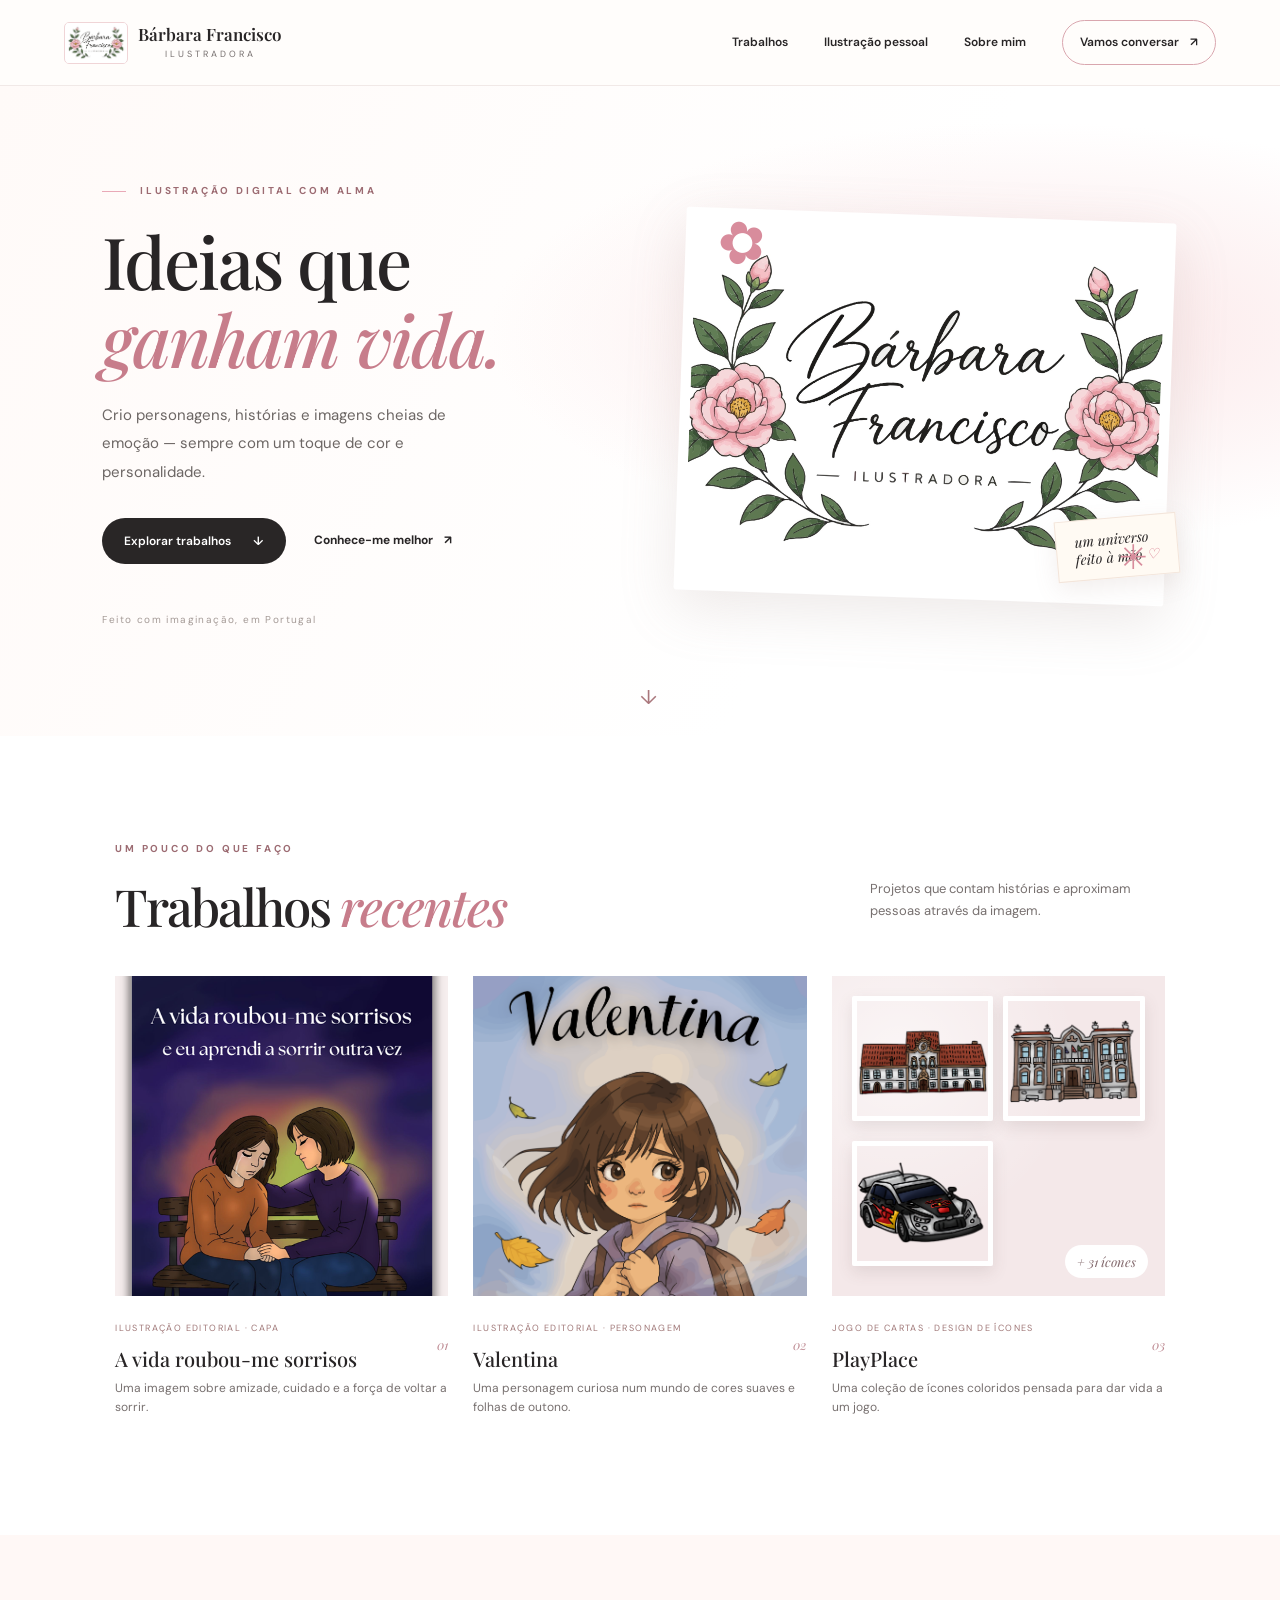
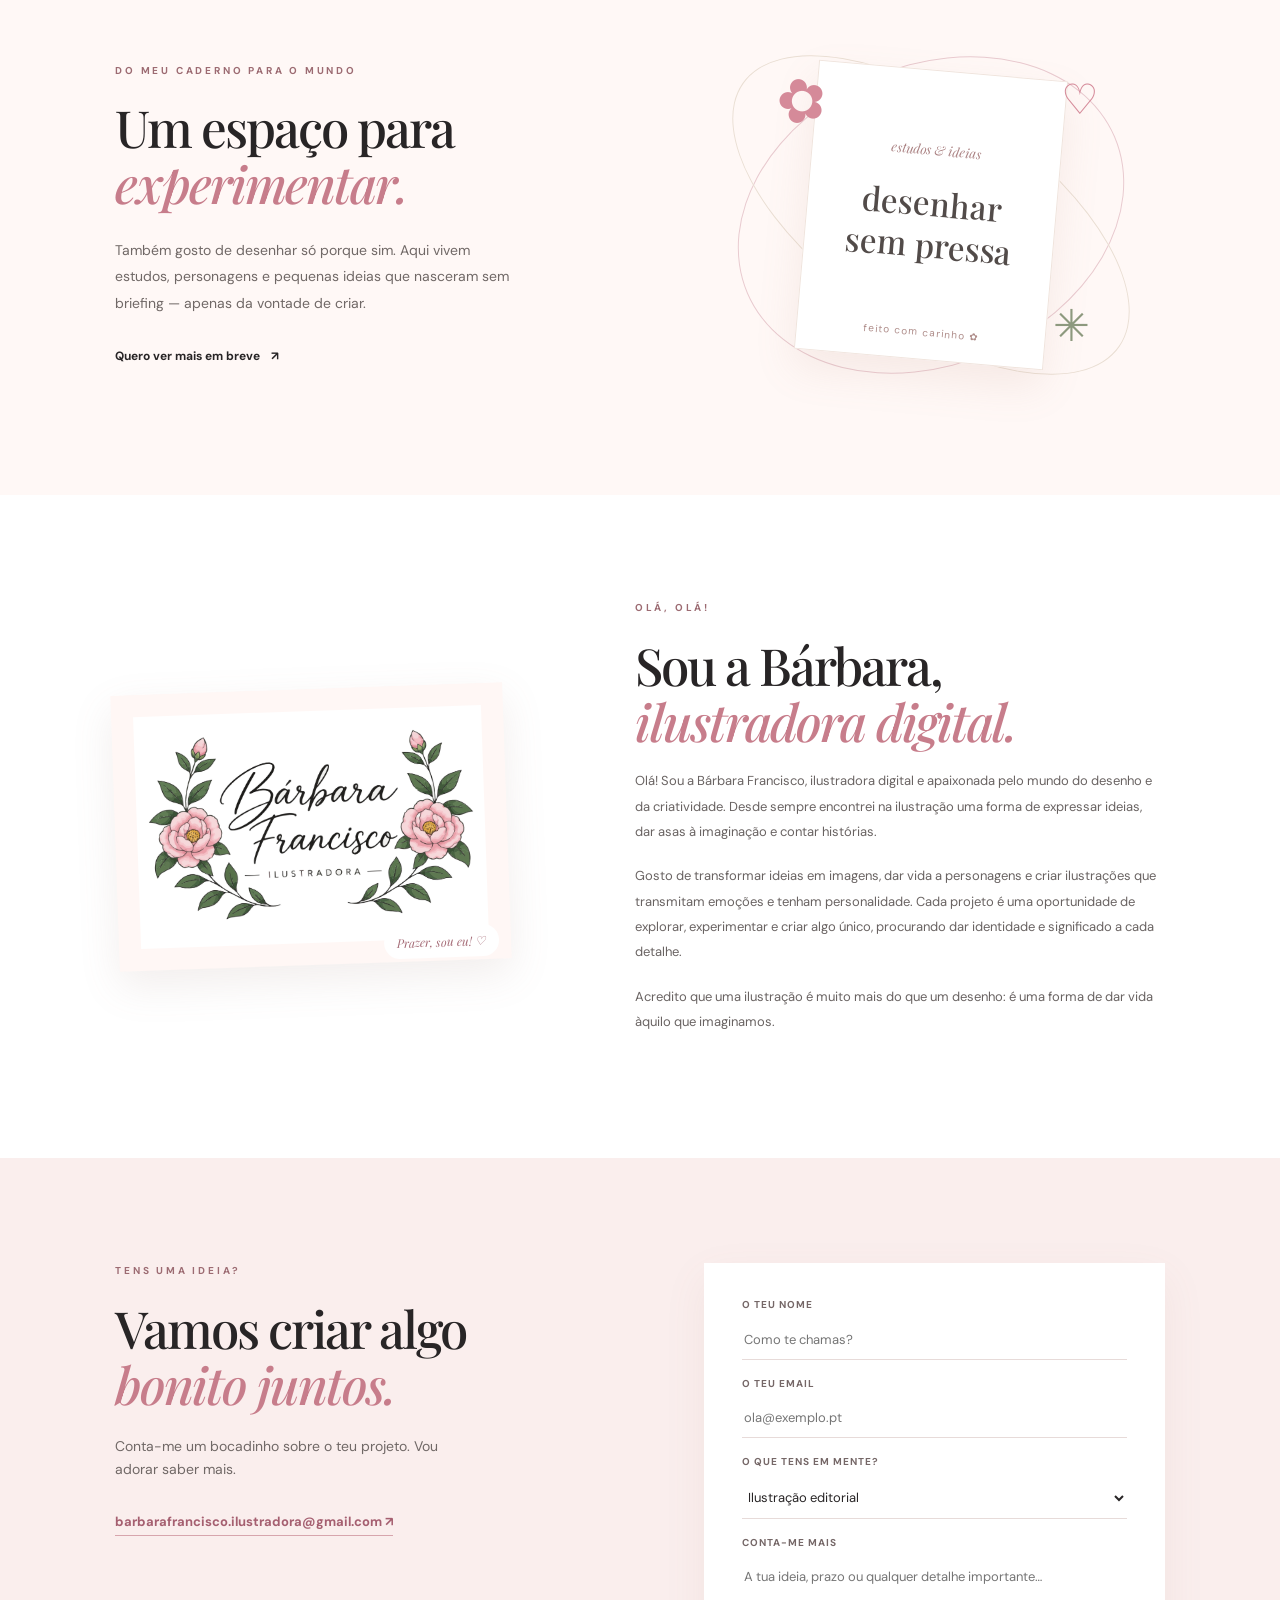
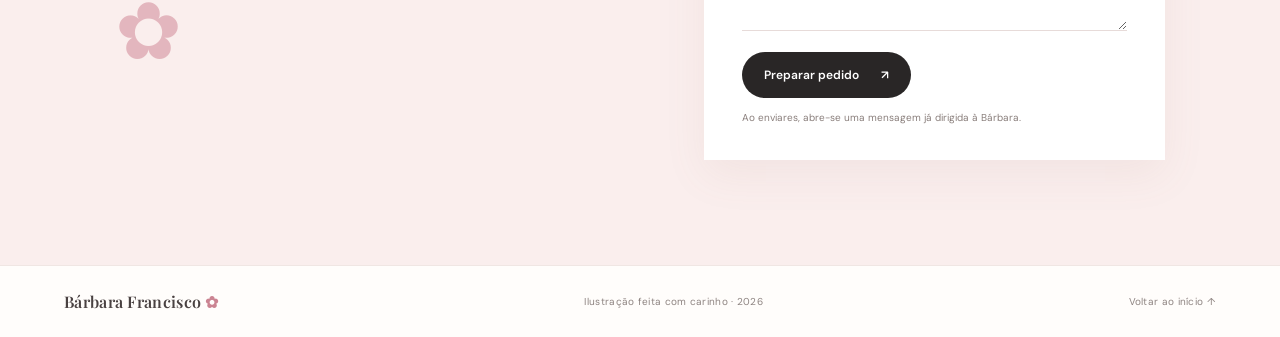
<file: index.html>
<!doctype html>
<html lang="pt-PT">
<head>
  <meta charset="utf-8">
  <meta name="viewport" content="width=device-width, initial-scale=1">
  <meta name="theme-color" content="#fff6f5">
  <meta name="description" content="Portefólio de Bárbara Francisco, ilustradora digital. Ilustração editorial, personagens e projetos visuais feitos com personalidade.">
  <meta name="robots" content="index,follow">
  <link rel="canonical" href="https://barbarafrancisco2007-wq.github.io/portfolio-barbara-francisco/">
  <meta property="og:title" content="Bárbara Francisco — Ilustradora">
  <meta property="og:description" content="Portefólio de Bárbara Francisco, ilustradora digital.">
  <meta property="og:image" content="https://barbarafrancisco2007-wq.github.io/portfolio-barbara-francisco/capa-vida.png">
  <title>Bárbara Francisco — Ilustradora</title>
  <link rel="preconnect" href="https://fonts.googleapis.com">
  <link rel="preconnect" href="https://fonts.gstatic.com" crossorigin>
  <link href="https://fonts.googleapis.com/css2?family=DM+Sans:wght@400;500;600;700&family=Playfair+Display:ital,wght@0,500;0,600;0,700;1,500&display=swap" rel="stylesheet">
  <link rel="stylesheet" href="styles.css">
</head>
<body>
  <header class="site-header">
    <a class="brand" href="#inicio" aria-label="Bárbara Francisco, início"><img class="brand-logo" src="logo-barbara.png" alt=""><span>Bárbara Francisco<small>ilustradora</small></span></a>
    <button class="menu-toggle" aria-label="Abrir menu" aria-expanded="false">☰</button>
    <nav class="nav" aria-label="Navegação principal">
      <a href="#trabalhos">Trabalhos</a><a href="#pessoal">Ilustração pessoal</a><a href="#sobre">Sobre mim</a><a class="nav-cta" href="#contacto">Vamos conversar <span>↗</span></a>
    </nav>
  </header>
  <main>
    <section class="hero" id="inicio">
      <div class="hero-copy">
        <p class="eyebrow"><span></span> Ilustração digital com alma</p>
        <h1>Ideias que<br><em>ganham vida.</em></h1>
        <p class="hero-text">Crio personagens, histórias e imagens cheias de emoção — sempre com um toque de cor e personalidade.</p>
        <div class="hero-actions"><a class="button button-dark" href="#trabalhos">Explorar trabalhos <span>↓</span></a><a class="text-link" href="#sobre">Conhece-me melhor <span>↗</span></a></div>
        <span class="hero-note">Feito com imaginação, em Portugal</span>
      </div>
      <div class="hero-art"><div class="hero-frame"><img src="logo-barbara.png" alt="Logótipo de Bárbara Francisco, com flores cor-de-rosa e folhagem verde"></div><span class="scribble scribble-one">✿</span><span class="scribble scribble-two">✳</span><div class="art-caption">um universo<br>feito à mão <span>♡</span></div></div>
      <a class="scroll-cue" href="#trabalhos" aria-label="Descer para trabalhos">↓</a>
    </section>
    <section class="work-section section-pad" id="trabalhos">
      <div class="section-heading"><div><p class="eyebrow">Um pouco do que faço</p><h2>Trabalhos <em>recentes</em></h2></div><p>Projetos que contam histórias e aproximam pessoas através da imagem.</p></div>
      <div class="project-grid">
        <article class="project-card project-tall"><a class="project-image" href="capa-vida.png" target="_blank" aria-label="Ver imagem da capa A vida roubou-me sorrisos"><img src="capa-vida.png" alt="Capa do livro A vida roubou-me sorrisos e eu aprendi a sorrir outra vez" loading="lazy"><span class="image-arrow">↗</span></a><div class="project-meta"><div><span class="project-type">Ilustração editorial · Capa</span><h3>A vida roubou-me sorrisos</h3></div><span class="project-index">01</span></div><p class="project-description">Uma imagem sobre amizade, cuidado e a força de voltar a sorrir.</p></article>
        <article class="project-card"><a class="project-image valentina-image" href="valentina.png" target="_blank" aria-label="Ver ilustração de Valentina"><img src="valentina.png" alt="Ilustração da personagem Valentina, com folhas de outono" loading="lazy"><span class="image-arrow">↗</span></a><div class="project-meta"><div><span class="project-type">Ilustração editorial · Personagem</span><h3>Valentina</h3></div><span class="project-index">02</span></div><p class="project-description">Uma personagem curiosa num mundo de cores suaves e folhas de outono.</p></article>
        <article class="project-card"><a class="icon-mosaic" href="#playplace" aria-label="Ver ícones do jogo PlayPlace"><img src="playplace-01.png" alt="Ícone ilustrado do jogo de cartas PlayPlace" loading="lazy"><img src="playplace-02.png" alt="Outro ícone do jogo PlayPlace" loading="lazy"><img src="playplace-03.png" alt="Outro ícone do jogo PlayPlace" loading="lazy"><span class="mosaic-label">+ 31 ícones</span></a><div class="project-meta" id="playplace"><div><span class="project-type">Jogo de cartas · Design de ícones</span><h3>PlayPlace</h3></div><span class="project-index">03</span></div><p class="project-description">Uma coleção de ícones coloridos pensada para dar vida a um jogo.</p></article>
      </div>
    </section>
    <section class="personal-section section-pad" id="pessoal"><div class="personal-copy"><p class="eyebrow">Do meu caderno para o mundo</p><h2>Um espaço para<br><em>experimentar.</em></h2><p>Também gosto de desenhar só porque sim. Aqui vivem estudos, personagens e pequenas ideias que nasceram sem briefing — apenas da vontade de criar.</p><a class="text-link" href="#contacto">Quero ver mais em breve <span>↗</span></a></div><div class="personal-art"><div class="doodle d1">✿</div><div class="doodle d2">✳</div><div class="doodle d3">♡</div><div class="note-card"><span>estudos &amp; ideias</span><strong>desenhar<br>sem pressa</strong><span class="note-mark">feito com carinho ✿</span></div><div class="orbit orbit-a"></div><div class="orbit orbit-b"></div></div></section>
    <section class="about-section section-pad" id="sobre"><div class="about-mark"><img src="logo-barbara.png" alt="Logótipo floral Bárbara Francisco — Ilustradora" loading="lazy"><span>Prazer, sou eu! ♡</span></div><div class="about-copy"><p class="eyebrow">Olá, olá!</p><h2>Sou a Bárbara,<br><em>ilustradora digital.</em></h2><p>Olá! Sou a Bárbara Francisco, ilustradora digital e apaixonada pelo mundo do desenho e da criatividade. Desde sempre encontrei na ilustração uma forma de expressar ideias, dar asas à imaginação e contar histórias.</p><p>Gosto de transformar ideias em imagens, dar vida a personagens e criar ilustrações que transmitam emoções e tenham personalidade. Cada projeto é uma oportunidade de explorar, experimentar e criar algo único, procurando dar identidade e significado a cada detalhe.</p><p>Acredito que uma ilustração é muito mais do que um desenho: é uma forma de dar vida àquilo que imaginamos.</p></div></section>
    <section class="contact-section section-pad" id="contacto"><div class="contact-intro"><p class="eyebrow">Tens uma ideia?</p><h2>Vamos criar algo<br><em>bonito juntos.</em></h2><p>Conta-me um bocadinho sobre o teu projeto. Vou adorar saber mais.</p><a class="email-link" href="mailto:barbarafrancisco.ilustradora@gmail.com">barbarafrancisco.ilustradora@gmail.com ↗</a><div class="contact-flower">✿</div></div><form class="contact-form" id="contact-form"><label>O teu nome<input name="name" autocomplete="name" placeholder="Como te chamas?" required></label><label>O teu email<input name="email" type="email" autocomplete="email" placeholder="ola@exemplo.pt" required></label><label>O que tens em mente?<select name="service"><option>Ilustração editorial</option><option>Personagens</option><option>Ícones e jogos</option><option>Outro projeto</option></select></label><label>Conta-me mais<textarea name="message" rows="3" placeholder="A tua ideia, prazo ou qualquer detalhe importante…" required></textarea></label><button class="button button-dark" type="submit">Preparar pedido <span>↗</span></button><p class="form-status" id="form-status" aria-live="polite">Ao enviares, abre-se uma mensagem já dirigida à Bárbara.</p></form></section>
  </main>
  <footer><a class="footer-brand" href="#inicio">Bárbara Francisco <span>✿</span></a><span>Ilustração feita com carinho · 2026</span><a href="#inicio">Voltar ao início ↑</a></footer>
  <script src="script.js"></script>
</body>
</html>
</file>
<file: styles.css>
:root{--pink:#e9a9b7;--pink-light:#fff1f1;--pink-pale:#fff8f6;--green:#66745d;--ink:#282526;--muted:#77706f;--line:#eadfdd;--cream:#fcf8f4;--serif:'Playfair Display',Georgia,serif;--sans:'DM Sans',Arial,sans-serif}*{box-sizing:border-box}html{scroll-behavior:smooth}body{margin:0;color:var(--ink);background:#fffdfb;font-family:var(--sans);line-height:1.65}a{color:inherit;text-decoration:none}.site-header{height:86px;padding:0 max(5vw,24px);display:flex;align-items:center;justify-content:space-between;border-bottom:1px solid #f1e9e7;background:#fffdfbf2;position:sticky;top:0;z-index:10;backdrop-filter:blur(14px)}.brand{display:flex;align-items:center;gap:10px;font-family:var(--serif);font-size:17px;font-weight:600;line-height:1.1}.brand-logo{width:64px;height:42px;object-fit:contain;object-position:center;border-radius:5px;background:#fff;border:1px solid #f0d5d7}.brand small{display:block;text-align:center;margin-top:5px;font:9px var(--sans);letter-spacing:3px;text-transform:uppercase;color:var(--muted)}.nav{display:flex;align-items:center;gap:36px;font-size:12px;font-weight:600}.nav>a:not(.nav-cta){transition:color .2s}.nav>a:hover,.text-link:hover{color:#b9657d}.nav-cta{padding:12px 17px;border:1px solid #d9a6ae;border-radius:30px}.nav-cta span,.text-link span{margin-left:8px}.menu-toggle{display:none;border:0;background:none;font-size:24px}.hero{min-height:650px;padding:68px max(8vw,32px) 78px;display:grid;grid-template-columns:1fr 1fr;align-items:center;gap:5vw;background:radial-gradient(ellipse at 80% 38%,#fbe6e7 0,transparent 37%),linear-gradient(115deg,#fffaf8,#fff 65%);position:relative;overflow:hidden}.hero-copy{max-width:560px;position:relative;z-index:2}.eyebrow{font-size:10px;text-transform:uppercase;letter-spacing:2.8px;color:#9c6b72;font-weight:700;margin:0 0 21px}.eyebrow span{display:inline-block;width:24px;height:1px;background:var(--pink);vertical-align:middle;margin-right:9px}.hero h1,h2{font:500 clamp(42px,5.6vw,74px)/1.09 var(--serif);letter-spacing:-2px;margin:0 0 24px}.hero h1 em,h2 em{color:#c77d8b;font-weight:500}.hero-text{max-width:390px;font-size:15px;color:#6c6664;line-height:1.9}.hero-actions{display:flex;align-items:center;gap:28px;margin-top:32px}.button{border:0;border-radius:40px;padding:15px 22px;font:600 12px var(--sans);cursor:pointer;display:inline-flex;gap:22px;align-items:center;transition:transform .2s,background .2s}.button:hover{transform:translateY(-2px)}.button-dark{background:#292626;color:white}.button-dark:hover{background:#5e4a4b}.text-link{font-size:12px;font-weight:700}.hero-note{display:block;margin-top:48px;color:#a49a96;font-size:10px;letter-spacing:1.4px}.hero-art{position:relative;display:grid;place-items:center;min-height:440px}.hero-frame{position:relative;width:min(100%,490px);aspect-ratio:1.28;transform:rotate(2deg);border:10px solid white;box-shadow:0 18px 55px #a78d8930;border-radius:3px;overflow:hidden;background:white}.hero-frame img{width:100%;height:100%;object-fit:cover}.scribble{position:absolute;color:#d88c9c;z-index:2}.scribble-one{top:2%;left:9%;font-size:58px;transform:rotate(-15deg)}.scribble-two{right:6%;bottom:9%;font-size:34px}.art-caption{position:absolute;right:0;bottom:11%;padding:12px 18px;background:#fffaf3;border:1px solid #f3e5db;box-shadow:0 8px 24px #977b7020;font:italic 14px var(--serif);transform:rotate(-5deg);line-height:1.25}.art-caption span{color:#d98292}.scroll-cue{position:absolute;bottom:22px;left:50%;font-size:20px;color:#aa777c}.section-pad{padding:105px max(9vw,32px)}.work-section{background:#fff}.section-heading{display:flex;justify-content:space-between;align-items:end;gap:30px;margin-bottom:42px}.section-heading h2,.personal-copy h2,.about-copy h2,.contact-intro h2{font-size:clamp(38px,4vw,54px);margin-bottom:0}.section-heading>p{max-width:295px;color:var(--muted);font-size:13px}.project-grid{display:grid;grid-template-columns:1fr 1fr 1fr;gap:25px}.project-card{min-width:0}.project-image{height:320px;display:block;position:relative;overflow:hidden;background:#f6eeee}.project-image img{height:100%;width:100%;object-fit:cover;transition:transform .45s}.project-image:hover img{transform:scale(1.035)}.project-tall .project-image img{object-position:center 30%}.valentina-image img{object-position:center 27%}.image-arrow{position:absolute;right:13px;top:13px;width:36px;height:36px;background:#fff;border-radius:50%;display:grid;place-items:center;opacity:0;transition:opacity .2s}.project-image:hover .image-arrow{opacity:1}.project-meta{display:flex;justify-content:space-between;align-items:center;padding-top:17px}.project-type{font-size:9px;letter-spacing:1.4px;text-transform:uppercase;color:#a07878}.project-meta h3{font:500 20px var(--serif);margin:5px 0}.project-index{font:italic 13px var(--serif);color:#bd8991}.project-description{font-size:12px;color:var(--muted);margin-top:2px}.icon-mosaic{height:320px;background:#f4e8e9;display:grid;grid-template-columns:1fr 1fr;gap:10px;padding:20px;position:relative;overflow:hidden}.icon-mosaic:before{content:'';position:absolute;inset:0;background:radial-gradient(circle at 20% 25%,#fff9,transparent 50%)}.icon-mosaic img{position:relative;width:100%;height:125px;object-fit:cover;border:5px solid #fff;border-radius:2px;box-shadow:0 6px 16px #624a4a20}.mosaic-label{position:absolute;bottom:18px;right:17px;background:#fff;color:#80666a;padding:8px 12px;font:italic 13px var(--serif);border-radius:20px}.personal-section{background:var(--pink-pale);display:grid;grid-template-columns:1fr 1fr;gap:9vw;align-items:center;overflow:hidden}.personal-copy{max-width:490px}.personal-copy>p:not(.eyebrow){max-width:400px;color:#706866;font-size:14px;line-height:1.9;margin:25px 0}.personal-art{height:350px;position:relative;display:grid;place-items:center}.note-card{width:250px;height:290px;background:#fff;border:1px solid #f0e4dd;box-shadow:0 18px 40px #b9877920;transform:rotate(5deg);display:flex;flex-direction:column;align-items:center;justify-content:center;position:relative;z-index:2}.note-card>span:first-child{font:italic 13px var(--serif);color:#aa8182}.note-card strong{font:500 33px/1.25 var(--serif);text-align:center;margin:24px 0;color:#524b49}.note-card .note-mark{position:absolute;bottom:18px;font-size:10px;letter-spacing:1px;color:#ae8c89}.doodle{position:absolute;z-index:3;color:#d58a99}.d1{font-size:60px;top:3%;left:17%;transform:rotate(-15deg)}.d2{font-size:44px;bottom:8%;right:16%;color:#8d997e}.d3{font-size:42px;right:14%;top:7%}.orbit{position:absolute;border:1px solid #e9cbd0;border-radius:50%;width:400px;height:300px;transform:rotate(-23deg)}.orbit-b{width:460px;height:220px;transform:rotate(35deg);border-color:#eadfd4}.about-section{display:grid;grid-template-columns:.85fr 1.15fr;gap:10vw;align-items:center;background:#fff}.about-mark{position:relative;background:#fff7f5;padding:22px;transform:rotate(-2deg);box-shadow:0 15px 40px #987b7220}.about-mark img{width:100%;display:block}.about-mark span{position:absolute;bottom:3px;right:12px;padding:8px 13px;background:#fff;border-radius:30px;font:italic 12px var(--serif);color:#a66d78}.about-copy{max-width:600px}.about-copy>p:not(.eyebrow){font-size:13px;color:#696362;line-height:1.95;margin:19px 0}.contact-section{background:#faeeed;display:grid;grid-template-columns:1fr 1fr;gap:10vw}.contact-intro{position:relative}.contact-intro>p:not(.eyebrow){max-width:330px;color:#706866;font-size:14px;margin-top:22px}.email-link{display:inline-block;margin-top:16px;color:#a55f70;font-size:13px;font-weight:700;border-bottom:1px solid #d7a5ad;padding-bottom:3px}.email-link:hover{color:#7f4552}.contact-flower{font-size:80px;color:#d28a98;opacity:.55;margin:30px 0}.contact-form{background:#fff;padding:34px 38px;box-shadow:0 15px 40px #936d6c14}.contact-form label{display:block;font-size:10px;letter-spacing:1px;text-transform:uppercase;font-weight:700;color:#756767;margin-bottom:16px}.contact-form input,.contact-form select,.contact-form textarea{display:block;width:100%;margin-top:6px;padding:11px 2px;border:0;border-bottom:1px solid #e7dbd9;background:transparent;font:13px var(--sans);color:var(--ink);outline:none;resize:vertical}.contact-form input:focus,.contact-form select:focus,.contact-form textarea:focus{border-color:#c77d8b}.contact-form .button{margin-top:5px}.form-status{font-size:10px;color:#897e7b;margin:12px 0 0;line-height:1.6}footer{padding:25px max(5vw,24px);display:flex;justify-content:space-between;align-items:center;border-top:1px solid #f0e6e3;color:#8d8380;font-size:10px;letter-spacing:.3px}.footer-brand{font:600 16px var(--serif);color:#494141}.footer-brand span{color:#cb8492}
@media(max-width:800px){.site-header{height:72px}.menu-toggle{display:block}.nav{display:none;position:absolute;top:71px;left:0;right:0;background:#fffdfb;padding:20px 25px 24px;flex-direction:column;align-items:stretch;gap:17px;border-bottom:1px solid var(--line)}.nav.open{display:flex}.nav-cta{text-align:center}.hero{grid-template-columns:1fr;padding-top:60px;gap:20px}.hero-copy{max-width:620px}.hero-art{min-height:350px}.hero-frame{width:min(90%,480px)}.hero-note{margin-top:28px}.section-pad{padding:75px 7vw}.project-grid{grid-template-columns:1fr 1fr}.project-card:last-child{grid-column:span 2}.project-card:last-child .icon-mosaic{height:260px;grid-template-columns:repeat(3,1fr);align-items:center}.project-card:last-child .icon-mosaic img{height:170px}.personal-section,.about-section,.contact-section{gap:5vw}.personal-art{transform:scale(.9)}.about-mark{align-self:center}}
@media(max-width:560px){.hero{padding:52px 25px 65px}.hero h1{font-size:52px}.hero-art{min-height:290px}.hero-frame{width:95%;border-width:7px}.hero-actions{gap:17px;flex-wrap:wrap}.section-pad{padding:65px 24px}.section-heading{display:block}.section-heading>p{margin-top:18px}.project-grid{grid-template-columns:1fr;gap:34px}.project-card:last-child{grid-column:auto}.project-image{height:330px}.project-card:last-child .icon-mosaic{height:290px;padding:14px;gap:6px}.project-card:last-child .icon-mosaic img{height:145px}.personal-section,.about-section,.contact-section{grid-template-columns:1fr}.personal-section{gap:15px}.personal-art{min-height:310px;transform:none}.about-section{gap:42px}.about-mark{max-width:400px;margin:auto}.contact-section{gap:30px}.contact-form{padding:26px 22px}.email-link{display:inline-block;margin-top:16px;color:#a55f70;font-size:13px;font-weight:700;border-bottom:1px solid #d7a5ad;padding-bottom:3px}.email-link:hover{color:#7f4552}.contact-flower{display:none}footer{flex-wrap:wrap;gap:13px}footer>span{order:3;width:100%;text-align:center}}
</file>
